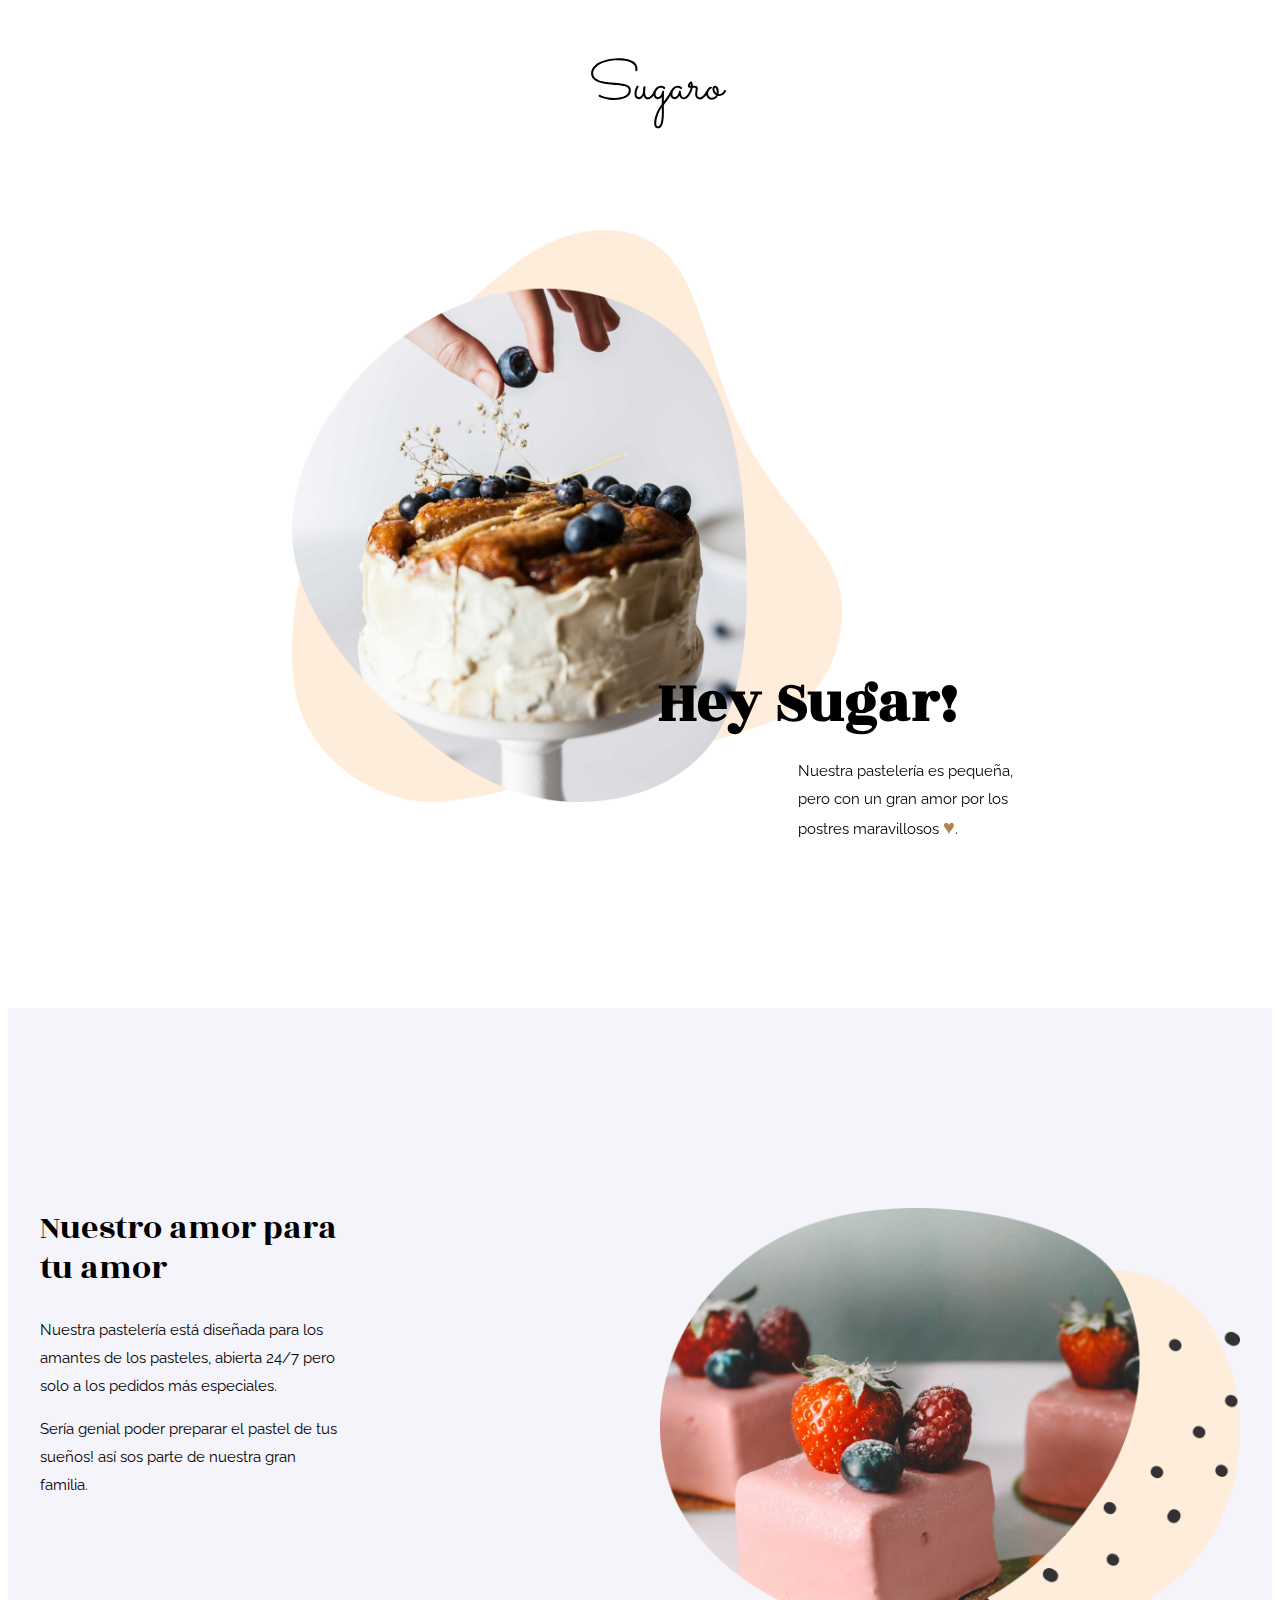
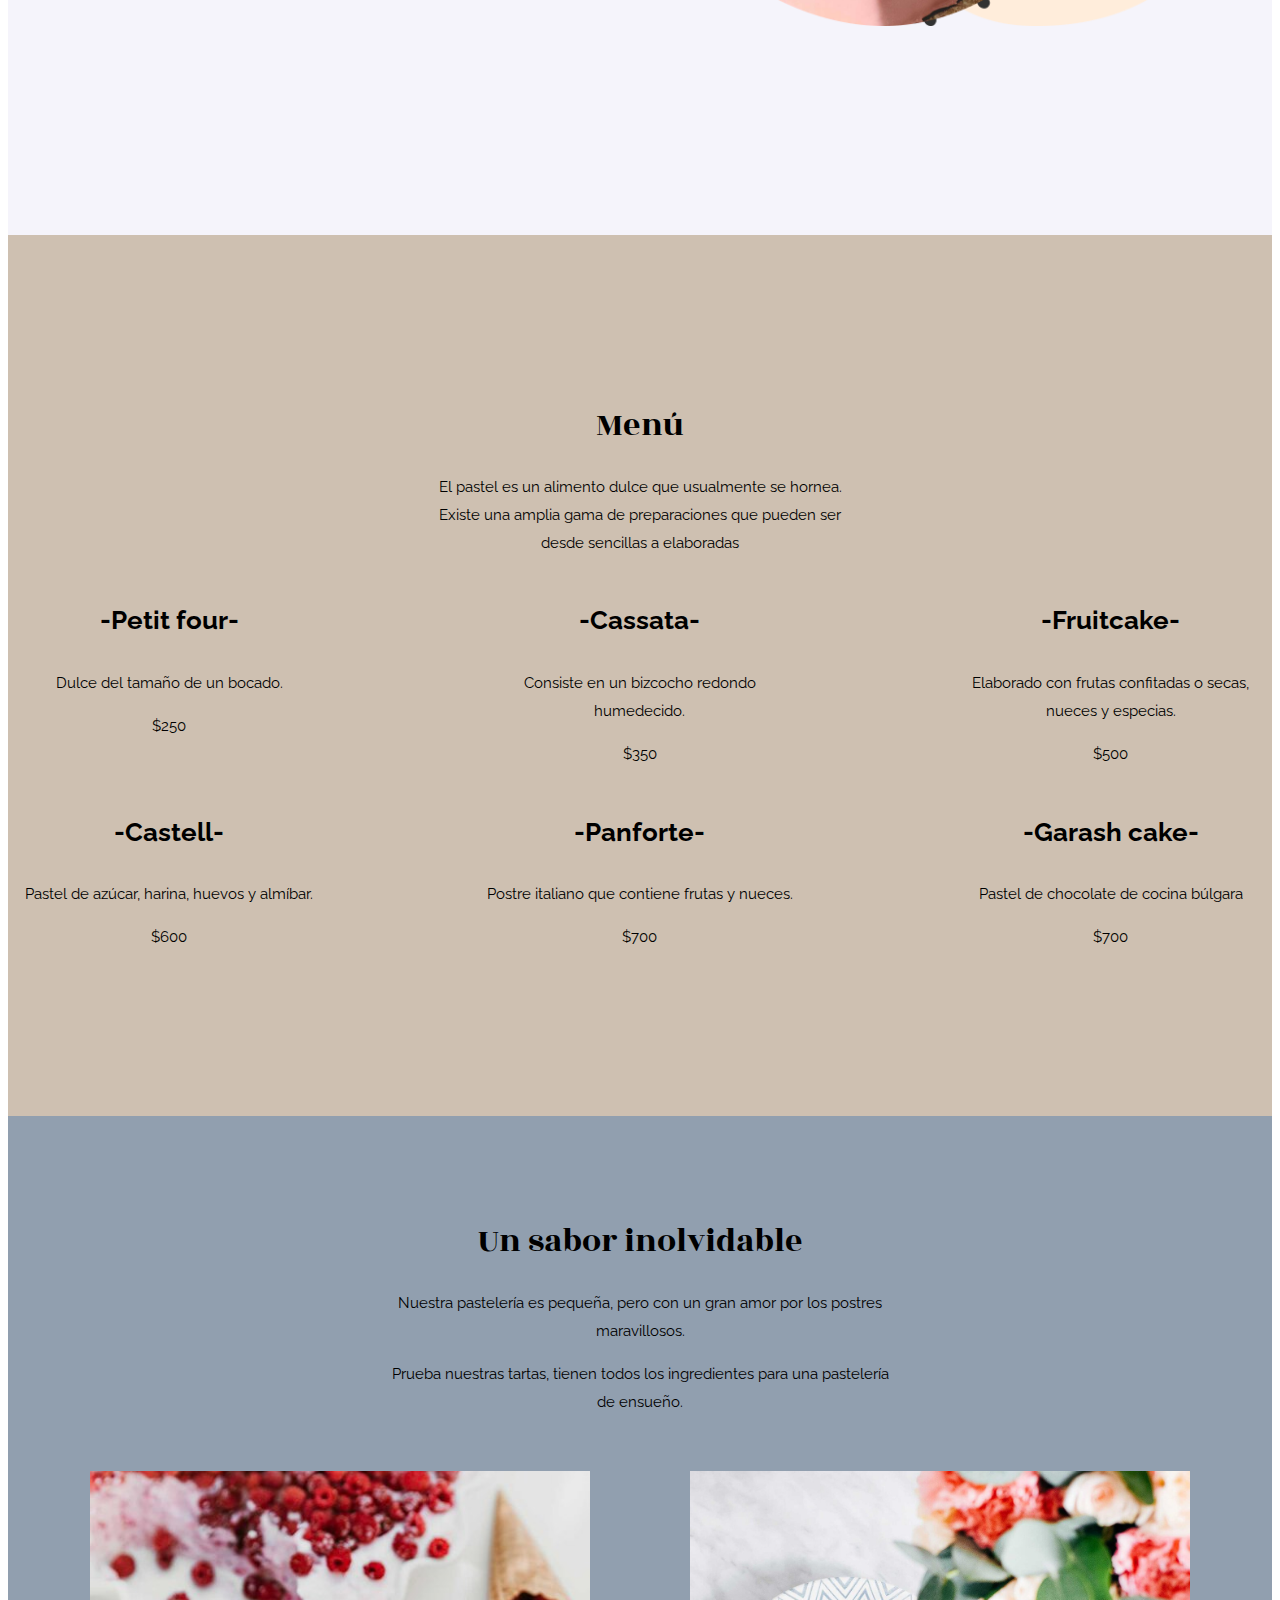
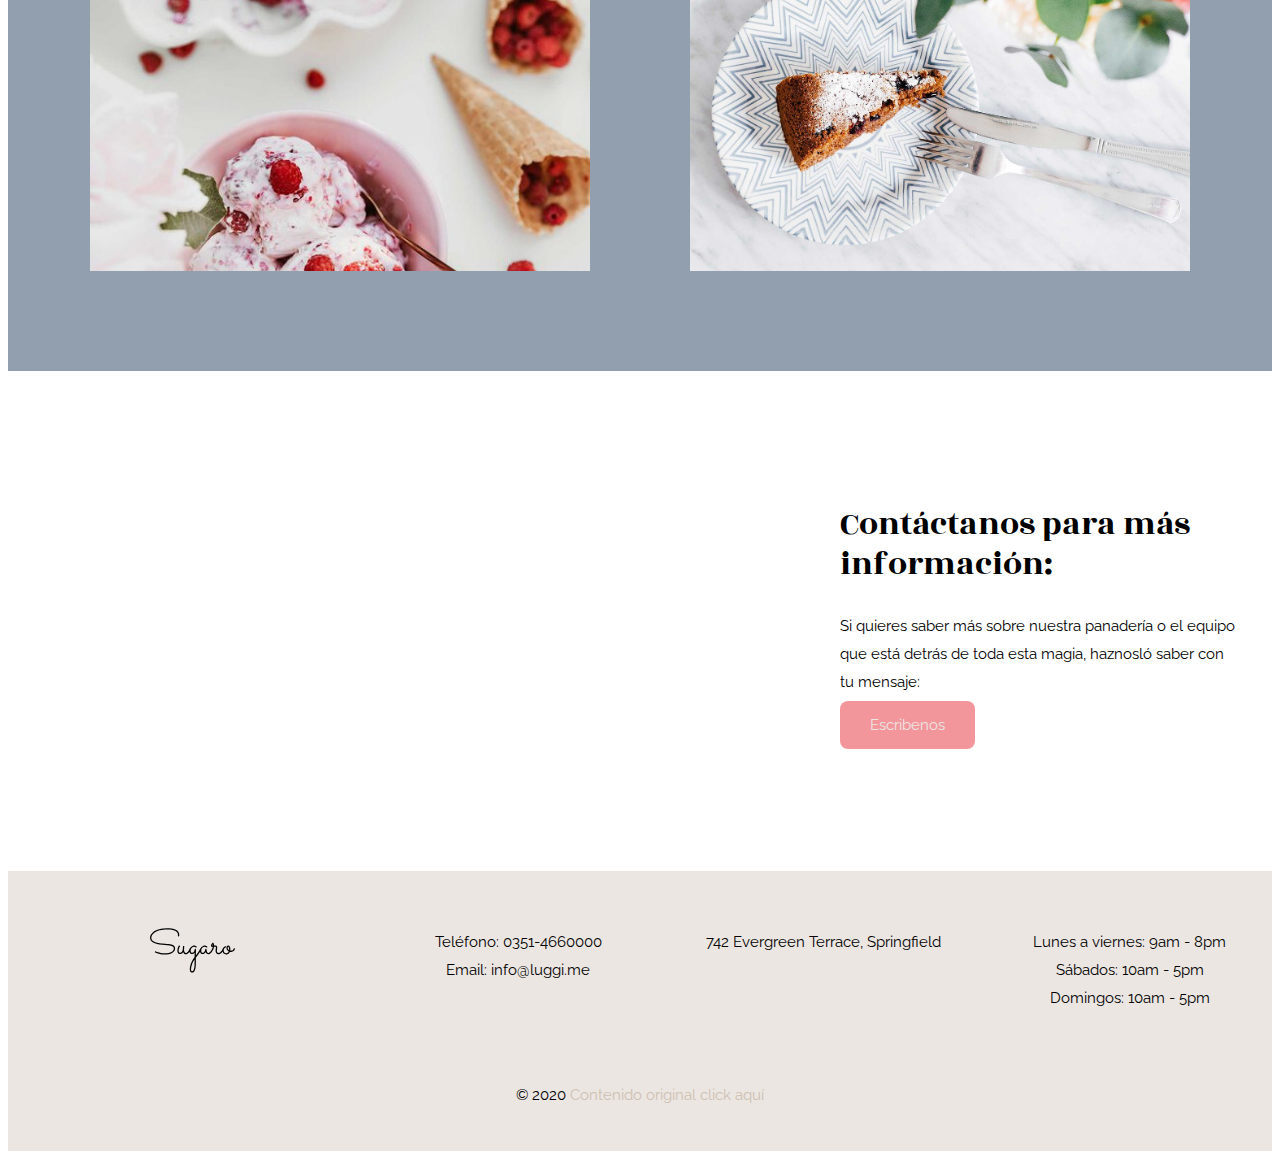
<file: index.html>
<!DOCTYPE html>
<html lang="es">

<head>
    <meta charset="UTF-8">
    <meta name="viewport" content="width=device-width, initial-scale=1.0">
    <title>Sugaro</title>
    <meta name="description" content="Panaderia Sugar, tortas deliciosas">
    <meta name="keywords" content="Tortas, cakes, tartas, pasteles">
    <link href="https://fonts.googleapis.com/css2?family=Rozha+One&display=swap" rel="stylesheet">
    <link href="https://fonts.googleapis.com/css2?family=Prata&family=Raleway:wght@300&display=swap" rel="stylesheet">
    <link rel="stylesheet" href="css/styles.css">
    <link rel="icon" href="img/sugar-logo.svg" type="image/png">
</head>

<body>


    <header class="contenedor contenido-header fondo-header">
        <div class="logo tamaño-logo">
            <img src="img/sugar-logo.svg" alt="logo">
        </div>

        <div class="frase-header">
            <h1>Hey Sugar!</h1>
            <p>Nuestra pastelería es pequeña, pero con un gran amor por los postres maravillosos <span>♥</span>.</p>
        </div>
    </header>


    <section class="fondo-nosotros">
        <div class="contenedor contenedor-nosotros">
            <div class="contenido-nosotros">
                <div class="text-nosotros">
                    <h2>Nuestro amor para tu amor</h2>
                    <p>Nuestra pastelería está diseñada para los amantes de los pasteles, abierta 24/7 pero solo a los
                        pedidos más
                        especiales.</p>
                    <p>Sería genial poder preparar el pastel de tus sueños! así sos parte de nuestra gran familia.</p>
                </div>
            </div>
            <div class="contenido-nosotros">
                <img src="img/our-love.png" alt="nosotros">
            </div>
        </div>
    </section>


    <main class="fondo-menu">

        <div class="header-menu contenedor centrar-texto">
            <h2>Menú</h2>

            <blockquote>El pastel es un alimento dulce que usualmente se hornea. Existe una amplia gama de preparaciones
                que pueden
                ser desde sencillas a elaboradas</blockquote>
        </div>

        <div class="contenido-menu">

            <article class="menus">
                <h4>-Petit four-</h4>
                <p>Dulce del tamaño de un bocado.</p>
                <p>$250</p>
            </article>

            <article class="menus">
                <h4>-Cassata-</h4>
                <p>Consiste en un bizcocho redondo humedecido.</p>
                <p>$350</p>
            </article>

            <article class="menus">
                <h4>-Fruitcake-</h4>
                <p>Elaborado con frutas confitadas o secas, nueces y especias.</p>
                <p>$500</p>
            </article>

            <article class="menus">
                <h4>-Castell-</h4>
                <p>Pastel de azúcar, harina, huevos y almíbar.</p>
                <p>$600</p>
            </article>

            <article class="menus">
                <h4>-Panforte-</h4>
                <p>Postre italiano que contiene frutas y nueces.</p>
                <p>$700</p>
            </article>

            <article class="menus">
                <h4>-Garash cake-</h4>
                <p>Pastel de chocolate de cocina búlgara</p>
                <p>$700</p>
            </article>
        </div>

    </main>

    <section class="fondo-inolvidable">
        <div class="contenedor contenido-inolvidable">
            <div class="contenedor centrar-texto header-inolvidable">
                <h2>Un sabor inolvidable</h2>
                <p>Nuestra pastelería es pequeña, pero con un gran amor por los postres maravillosos.</p>
                <p>Prueba nuestras tartas, tienen todos los ingredientes para una pastelería de ensueño.</p>
            </div>

            <div class="imagenes-inolvidable">
                <img src="img/remember1.jpg" alt="inolvidable">
                <img src="img/remember2.jpg" alt="inolvidable">
            </div>
        </div>
    </section>


    <section class="fondo-contacto contenedor-contacto">
        <div class="contenedor contenido-contacto">
            <div class="texto-contacto">
                <h2>Contáctanos para más información:</h2>
                <p>Si quieres saber más sobre nuestra panadería o el equipo que está detrás de toda esta magia, haznosló
                    saber
                    con tu mensaje:</p>

                <a href="#" class="boton">Escribenos</a>

            </div>
        </div>
    </section>

    <footer class="fondo-footer">

        <dl class="contenedor contenido-footer">
            <div class="elemento-footer">
                <img src="img/sugar-logo.svg" alt="logo">
            </div>

            <div class="elemento-footer">
                <dt>
                <dd>Teléfono: 0351-4660000</dd>
                <dd>Email: info@luggi.me</dd>
                </dt>
            </div>

            <div class="elemento-footer">
                <dt>
                <dd>742 Evergreen Terrace, Springfield</dd>
                </dt>
            </div>

            <div class="elemento-footer">
                <dt>
                <dd>Lunes a viernes: 9am - 8pm</dd>
                <dd>Sábados: 10am - 5pm</dd>
                <dd>Domingos: 10am - 5pm</dd>
                </dt>
            </div>
        </dl>

        <p>&copy; 2020 <a
                href="https://zyro.com/es/preview/bakery?ref=webhost000&utm_source=000webhost&utm_medium=templates-page&utm_campaign=bakery-template&utm_term=bakery-template-link" target="_blank">Contenido original click aquí</a>
        </p>


    </footer>


</body>

</html>
</file>
<file: css/styles.css>
html {
    font-size: 62.5%; /**Reset para REMS 62.5% = 10px**/
}

/**Globales**/

body{
    font-size: 1.5rem;
    font-family: 'Raleway', sans-serif;
    line-height: 2.8rem;
}

h1 {
    font-size: 6rem;
    font-family: 'Rozha One', serif;
    font-weight: 700;
}
h2 {
    font-size: 3.4rem;
    font-family: 'Rozha One', serif;
    font-weight: 400;
    line-height: 4rem;
    margin-top: 0rem;
}

h3 {
    font-size: 3rem;
}
h4 {
    font-size: 2.6rem;
}

img{
    max-width: 100%;
}

.contenedor{  
    width: 95%;
    max-width: 120rem;
    margin: 0 auto;
}

/**Utilidades**/

.centrar-texto{
    text-align: center;
}



/**Header**/


.fondo-header{
    background: url(../img/home-header.png);
    background-position: 40% 70%;
    background-size: 55rem auto;
    background-repeat: no-repeat;
    background-attachment: fixed;
    height: 100vh;
    padding: 5rem;

}

.contenido-header{
    display: flex;
    justify-content: space-between;
    flex-direction: column;
    align-items: center;
}

.logo{
    position: sticky;
    top: 2rem;
}
.logo img{
    width: 13.5rem;
    text-align: center;
}


.frase-header{
    width: 40rem;
    text-align: left;
    /**margin-left: 40rem;
    margin-bottom: 25rem;**/
    position: relative;
    left: 20rem;
    top: -10rem;
}

.frase-header p{
    width: 24rem;
    text-align: left;
    margin-left: 14rem;

}

.frase-header span{
    color: #b2824f;
    font-size: 2rem;
}

/**Nosotros**/

.contenedor-nosotros{
    display: flex;
    justify-content: space-between;
    margin-bottom: 0rem;

}

.contenido-nosotros{
    flex-basis: calc(50% - 2rem);
    padding-top: 25rem;
    padding: 20rem 0;
}

.fondo-nosotros{
    background-color: #F5F4FB;
}

.text-nosotros{
    width: 30rem;
}

/**Menú**/

.fondo-menu{
    background-color: #cec0b1;
    padding: 15rem 0;
}

.header-menu{
    width: 50rem;
    padding-top: 2rem;
}

.contenido-menu{
    display: flex;
    justify-content: space-between;
    flex-wrap: wrap;
}

.menus{
    flex: 0 0 calc(26.3% - 1rem);
    text-align: center;
}

/**Inolvidable**/

.fondo-inolvidable{
    background-color: #919faf;
    background-attachment: fixed;
}

.contenido-inolvidable{
    padding: 10rem 0;

}

.header-inolvidable{
    width: 50rem;
    padding: 0.5rem 0 4rem 0;

}

.imagenes-inolvidable{
    display: flex;
    justify-content: space-around;
}
.imagenes-inolvidable img{
    height: 40rem;
    width: 50rem;
    object-fit: cover;
}

/**Contactanos**/

.fondo-contacto{
    background: url(../img/contacto.jpg);
    background-position: center center;
    background-size: cover;
    background-attachment: fixed;
}

.contenedor-contacto{
    height: 50rem;

}

.contenido-contacto{
    height: 100%;
    display: flex;
    justify-content: flex-end;
    align-items: center;

}

.texto-contacto{
    width: 40rem;
}

.boton{
    background-color: #ef717abd;
    text-decoration: none;
    color: #ebe6e2;
    padding: 1.5rem 3rem;
    border-radius: .8rem;
}

.boton:hover{
    background-color: #ef717a;
}

/**Footer**/

.fondo-footer{
    background-color: #ebe6e2;
    height: 25rem;
    display: flex;
    justify-content: space-around;
    flex-direction: column;
    padding-top: 3rem;
}

.contenido-footer{
    display: flex;
    justify-content: space-between;
    align-items: flex-start;
}

.elemento-footer{
    flex: 0 0 calc(26.3% - 1rem);
    text-align: center;
    
}

.elemento-footer img{
    width: 8.5rem;
}

.fondo-footer p{
    text-align: center;

}

.fondo-footer a{
    text-decoration: none;
    color: #cec0b1;
}
</file>
